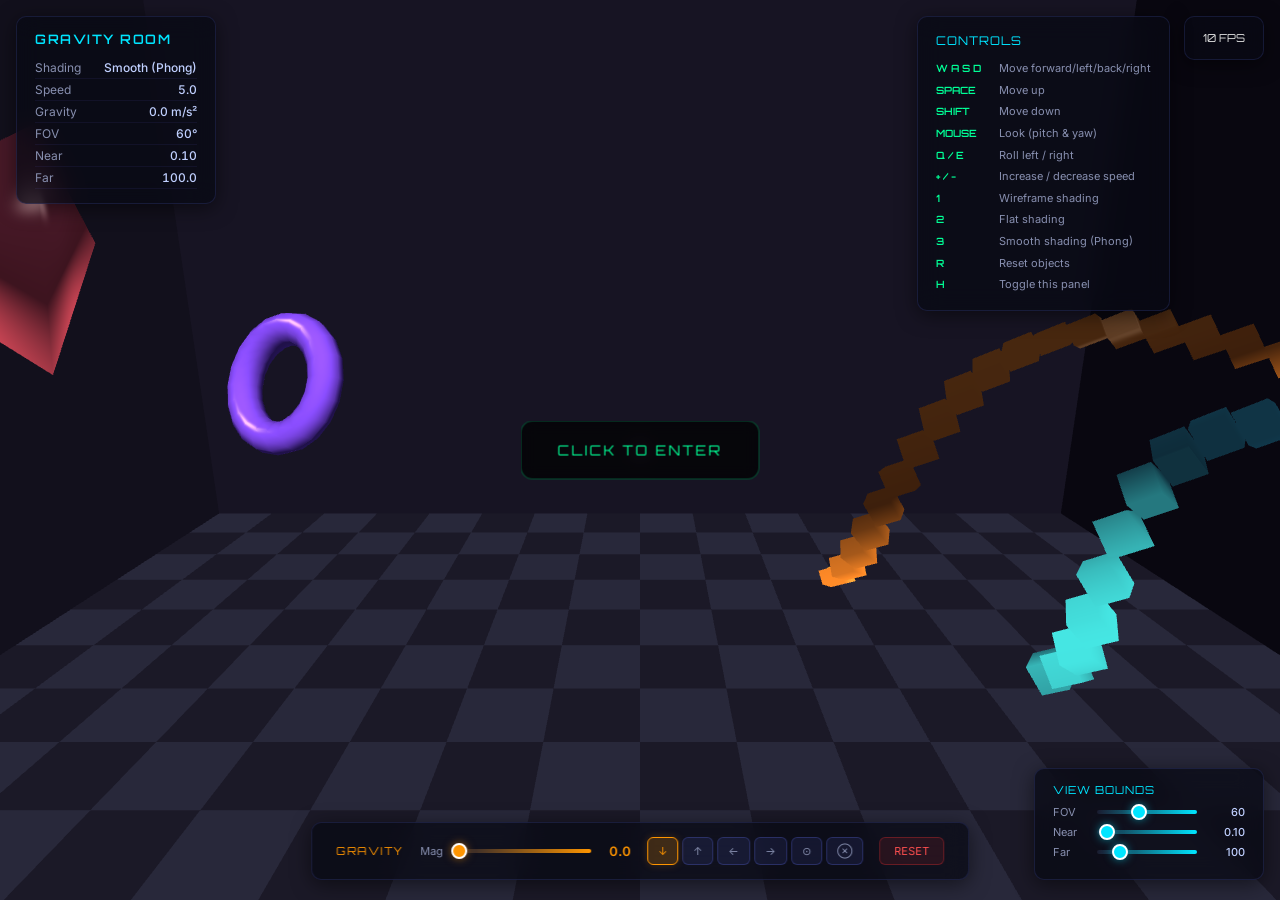
<file: index.html>
<!DOCTYPE html>
<html lang="en">
<head>
    <meta charset="utf-8">
    <meta name="viewport" content="width=device-width, initial-scale=1.0">
    <title>Gravity Distortion Room — CS 440 Virtual Worlds</title>
    <meta name="description" content="Interactive 3D gravity distortion room built with raw WebGL. Control gravity magnitude and direction to see objects float and fall in real-time.">
    <link rel="stylesheet" href="index.css">
</head>
<body>

<!-- WebGL canvas: the entire 3D scene is rendered here. -->
<canvas id="glcanvas"></canvas>

<!-- Center crosshair for first-person aiming. -->
<div id="crosshair"></div>

<!-- Pointer-lock prompt shown before the mouse becomes camera input. -->
<div id="click-prompt">CLICK TO ENTER</div>

<!-- HUD: live renderer, camera, and physics state. -->
<div id="hud-info" class="glass-panel">
    <div class="hud-title">GRAVITY ROOM</div>
    <div class="hud-row"><span class="hud-label">Shading</span><span class="hud-value" id="info-shading">Smooth (Phong)</span></div>
    <div class="hud-row"><span class="hud-label">Speed</span><span class="hud-value" id="info-speed">5.0</span></div>
    <div class="hud-row"><span class="hud-label">Gravity</span><span class="hud-value" id="info-gravity">0.0 m/s²</span></div>
    <div class="hud-row"><span class="hud-label">FOV</span><span class="hud-value" id="info-fov">60°</span></div>
    <div class="hud-row"><span class="hud-label">Near</span><span class="hud-value" id="info-near">0.10</span></div>
    <div class="hud-row"><span class="hud-label">Far</span><span class="hud-value" id="info-far">100.0</span></div>
</div>

<!-- FPS readout so performance changes are visible immediately. -->
<div id="hud-fps" class="glass-panel">
    <span id="info-fps">0</span> FPS
</div>

<!-- Help panel: maps keys to the camera and renderer actions in app.js. -->
<div id="help-panel" class="glass-panel">
    <div class="help-title">CONTROLS</div>
    <div class="help-row"><span class="help-key">W A S D</span><span class="help-desc">Move forward/left/back/right</span></div>
    <div class="help-row"><span class="help-key">SPACE</span><span class="help-desc">Move up</span></div>
    <div class="help-row"><span class="help-key">SHIFT</span><span class="help-desc">Move down</span></div>
    <div class="help-row"><span class="help-key">MOUSE</span><span class="help-desc">Look (pitch &amp; yaw)</span></div>
    <div class="help-row"><span class="help-key">Q / E</span><span class="help-desc">Roll left / right</span></div>
    <div class="help-row"><span class="help-key">+ / −</span><span class="help-desc">Increase / decrease speed</span></div>
    <div class="help-row"><span class="help-key">1</span><span class="help-desc">Wireframe shading</span></div>
    <div class="help-row"><span class="help-key">2</span><span class="help-desc">Flat shading</span></div>
    <div class="help-row"><span class="help-key">3</span><span class="help-desc">Smooth shading (Phong)</span></div>
    <div class="help-row"><span class="help-key">R</span><span class="help-desc">Reset objects</span></div>
    <div class="help-row"><span class="help-key">H</span><span class="help-desc">Toggle this panel</span></div>
</div>

<!-- Gravity controls feed directly into the physics module. -->
<div id="gravity-panel" class="glass-panel">
    <div class="panel-title">GRAVITY</div>
    <div class="gravity-slider-wrap">
        <label>Mag</label>
        <input type="range" id="gravity-slider" min="0" max="20" step="0.5" value="0">
        <span class="grav-val" id="gravity-value">0.0</span>
    </div>
    <div class="dir-buttons">
        <button class="dir-btn active" data-gravity-dir="0,-1,0" title="Down">↓</button>
        <button class="dir-btn" data-gravity-dir="0,1,0" title="Up">↑</button>
        <button class="dir-btn" data-gravity-dir="-1,0,0" title="Left">←</button>
        <button class="dir-btn" data-gravity-dir="1,0,0" title="Right">→</button>
        <button class="dir-btn" data-gravity-dir="0,0,-1" title="Forward">⊙</button>
        <button class="dir-btn" data-gravity-dir="0,0,1" title="Backward">⊗</button>
    </div>
    <button class="reset-btn" id="reset-btn">RESET</button>
</div>

<!-- View controls change the camera projection and clipping planes. -->
<div id="view-panel" class="glass-panel">
    <div class="panel-title">VIEW BOUNDS</div>
    <div class="view-row">
        <span class="view-label">FOV</span>
        <input type="range" id="fov-slider" min="20" max="120" step="1" value="60">
        <span class="view-val" id="fov-val">60</span>
    </div>
    <div class="view-row">
        <span class="view-label">Near</span>
        <input type="range" id="near-slider" min="0.01" max="5" step="0.01" value="0.1">
        <span class="view-val" id="near-val">0.10</span>
    </div>
    <div class="view-row">
        <span class="view-label">Far</span>
        <input type="range" id="far-slider" min="10" max="500" step="5" value="100">
        <span class="view-val" id="far-val">100</span>
    </div>
</div>

<!-- Vertex shader: transforms object-space positions into clip space and forwards normals/colors. -->
<script id="vertex-shader" type="x-shader/x-vertex">
attribute vec3 aPosition;
attribute vec3 aNormal;
attribute vec3 aColor;

uniform mat4 uModelMatrix;
uniform mat4 uViewMatrix;
uniform mat4 uProjectionMatrix;
uniform mat3 uNormalMatrix;

varying vec3 vWorldPosition;
varying vec3 vWorldNormal;
varying vec3 vColor;

void main() {
    vec4 worldPos = uModelMatrix * vec4(aPosition, 1.0);
    vWorldPosition = worldPos.xyz;
    vWorldNormal = normalize(uNormalMatrix * aNormal);
    vColor = aColor;
    gl_Position = uProjectionMatrix * uViewMatrix * worldPos;
}
</script>

<!-- Fragment shader: handles wireframe, flat, and smooth Phong lighting. -->
<script id="fragment-shader" type="x-shader/x-fragment">
precision mediump float;

varying vec3 vWorldPosition;
varying vec3 vWorldNormal;
varying vec3 vColor;

uniform vec3 uLightDirection;
uniform vec3 uLightColor;
uniform vec3 uAmbientColor;
uniform vec3 uCameraPosition;
uniform float uSpecularStrength;
uniform float uShininess;
uniform int uRenderMode;       // 0 = wireframe, 1 = flat, 2 = smooth (phong)
uniform vec3 uSolidColor;

void main() {
    // Wireframe mode bypasses all lighting and draws a solid line color.
    if (uRenderMode == 0) {
        gl_FragColor = vec4(uSolidColor, 1.0);
        return;
    }

    vec3 N = normalize(vWorldNormal);
    vec3 L = normalize(uLightDirection);

    // Ambient term gives every surface a baseline visibility.
    vec3 ambient = uAmbientColor * vColor;

    // Diffuse term uses a Lambert-style light response.
    float NdotL = max(dot(N, L), 0.0);
    vec3 diffuse = NdotL * uLightColor * vColor;

    // Flat mode stops after ambient + diffuse to keep surfaces faceted.
    if (uRenderMode == 1) {
        gl_FragColor = vec4(ambient + diffuse, 1.0);
        return;
    }

    // Smooth mode adds Phong specular highlights and a subtle fill light.
    vec3 V = normalize(uCameraPosition - vWorldPosition);
    vec3 R = reflect(-L, N);
    float spec = pow(max(dot(V, R), 0.0), uShininess);
    vec3 specular = uSpecularStrength * spec * uLightColor;

    // Add a subtle fill light from below for extra depth.
    vec3 fillDir = normalize(vec3(-0.2, -0.5, -0.3));
    float fillDiff = max(dot(N, fillDir), 0.0) * 0.15;
    vec3 fill = fillDiff * vec3(0.3, 0.4, 0.6) * vColor;

    vec3 result = ambient + diffuse + specular + fill;
    gl_FragColor = vec4(result, 1.0);
}
</script>

<!-- Script order matters: shared math first, then utilities, then domain modules, then the app bootstrap. -->
<script src="common.js"></script>
<script src="webgl-utils.js"></script>
<script src="initShaders.js"></script>
<script src="geometry.js"></script>
<script src="ply-loader.js"></script>
<script src="camera.js"></script>
<script src="physics.js"></script>
<script src="renderer.js"></script>
<script src="app.js"></script>

</body>
</html>
</file>
<file: index.css>
/* Global UI styling for the WebGL scene and on-screen HUD panels. */
@import url('https://fonts.googleapis.com/css2?family=Inter:wght@300;400;500;600;700&family=Orbitron:wght@400;600;700&display=swap');

/* Reset default spacing so the canvas and HUD can fill the viewport cleanly. */
* { margin: 0; padding: 0; box-sizing: border-box; }

body {
    /* The scene fills the screen and the browser UI stays hidden. */
    overflow: hidden;
    background: #000;
    font-family: 'Inter', sans-serif;
    color: #e0e0e0;
}

canvas#glcanvas {
    /* The canvas is the full-screen rendering surface. */
    display: block;
    width: 100vw;
    height: 100vh;
    cursor: crosshair;
}

/* Pointer-lock prompt shown before the camera becomes mouse-driven. */
#click-prompt {
    position: fixed;
    top: 50%; left: 50%;
    transform: translate(-50%, -50%);
    background: rgba(0, 0, 0, 0.7);
    backdrop-filter: blur(8px);
    border: 1px solid rgba(0, 255, 150, 0.3);
    border-radius: 12px;
    padding: 20px 36px;
    text-align: center;
    font-family: 'Orbitron', sans-serif;
    font-size: 14px;
    color: #00ff96;
    letter-spacing: 2px;
    pointer-events: none;
    animation: pulse 2s ease-in-out infinite;
    z-index: 100;
    transition: opacity 0.4s ease, visibility 0.4s ease;
    opacity: 1;
    visibility: visible;
}
#click-prompt.hidden {
    opacity: 0;
    visibility: hidden;
    pointer-events: none;
    animation: none;
}

@keyframes pulse {
    0%, 100% { opacity: 0.7; transform: translate(-50%, -50%) scale(1); }
    50% { opacity: 1; transform: translate(-50%, -50%) scale(1.03); }
}

/* Shared glass panel treatment used by all HUD containers. */
.glass-panel {
    background: rgba(8, 10, 20, 0.75);
    backdrop-filter: blur(12px);
    -webkit-backdrop-filter: blur(12px);
    border: 1px solid rgba(100, 120, 255, 0.15);
    border-radius: 10px;
    padding: 14px 18px;
    box-shadow: 0 4px 20px rgba(0, 0, 0, 0.5);
}

/* Top-left info panel: current simulation and camera state. */
#hud-info {
    position: fixed;
    top: 16px; left: 16px;
    min-width: 200px;
    z-index: 10;
    font-size: 12px;
}
#hud-info .hud-title {
    font-family: 'Orbitron', sans-serif;
    font-size: 13px;
    font-weight: 600;
    color: #00e5ff;
    margin-bottom: 10px;
    letter-spacing: 1.5px;
}
#hud-info .hud-row {
    display: flex;
    justify-content: space-between;
    padding: 3px 0;
    border-bottom: 1px solid rgba(100, 120, 255, 0.08);
}
#hud-info .hud-label { color: #8890b0; }
#hud-info .hud-value { color: #c0d0ff; font-weight: 500; font-variant-numeric: tabular-nums; }

/* Top-right FPS panel. */
#hud-fps {
    position: fixed;
    top: 16px; right: 16px;
    z-index: 10;
    font-family: 'Orbitron', sans-serif;
    font-size: 11px;
    min-width: 80px;
    text-align: center;
}

/* Gravity control panel anchored at the bottom center. */
#gravity-panel {
    position: fixed;
    bottom: 20px;
    left: 50%;
    transform: translateX(-50%);
    z-index: 10;
    display: flex;
    align-items: center;
    gap: 16px;
    padding: 14px 24px;
}
#gravity-panel .panel-title {
    font-family: 'Orbitron', sans-serif;
    font-size: 11px;
    color: #ff9500;
    letter-spacing: 1.5px;
    white-space: nowrap;
}

/* Gravity magnitude slider. */
.gravity-slider-wrap {
    display: flex;
    align-items: center;
    gap: 8px;
}
.gravity-slider-wrap label {
    font-size: 11px;
    color: #8890b0;
    white-space: nowrap;
}
.gravity-slider-wrap .grav-val {
    font-size: 13px;
    color: #ff9500;
    font-weight: 600;
    min-width: 32px;
    text-align: right;
}

input[type="range"] {
    -webkit-appearance: none;
    appearance: none;
    width: 140px;
    height: 4px;
    border-radius: 2px;
    background: linear-gradient(90deg, #1a1c30, #ff9500);
    outline: none;
}
input[type="range"]::-webkit-slider-thumb {
    -webkit-appearance: none;
    width: 16px; height: 16px;
    border-radius: 50%;
    background: #ff9500;
    border: 2px solid #fff;
    cursor: pointer;
    box-shadow: 0 0 8px rgba(255, 149, 0, 0.5);
}

/* Direction buttons for the six gravity axes. */
.dir-buttons {
    display: flex;
    gap: 4px;
}
.dir-btn {
    background: rgba(100, 120, 255, 0.1);
    border: 1px solid rgba(100, 120, 255, 0.25);
    color: #8890b0;
    font-family: 'Inter', sans-serif;
    font-size: 11px;
    padding: 6px 10px;
    border-radius: 6px;
    cursor: pointer;
    transition: all 0.2s;
}
.dir-btn:hover {
    background: rgba(100, 120, 255, 0.25);
    color: #c0d0ff;
    border-color: rgba(100, 120, 255, 0.5);
}
.dir-btn.active {
    background: rgba(255, 149, 0, 0.2);
    border-color: #ff9500;
    color: #ff9500;
    box-shadow: 0 0 8px rgba(255, 149, 0, 0.2);
}

/* Reset button for restoring the simulation. */
.reset-btn {
    background: rgba(255, 50, 50, 0.1);
    border: 1px solid rgba(255, 50, 50, 0.3);
    color: #ff5050;
    font-family: 'Inter', sans-serif;
    font-size: 11px;
    padding: 6px 14px;
    border-radius: 6px;
    cursor: pointer;
    transition: all 0.2s;
}
.reset-btn:hover {
    background: rgba(255, 50, 50, 0.25);
    border-color: #ff5050;
    box-shadow: 0 0 8px rgba(255, 50, 50, 0.3);
}

/* Help panel listing the keyboard and mouse controls. */
#help-panel {
    position: fixed;
    top: 16px; right: 110px;
    z-index: 10;
    max-width: 280px;
    font-size: 11px;
    line-height: 1.6;
}
#help-panel .help-title {
    font-family: 'Orbitron', sans-serif;
    font-size: 12px;
    color: #00e5ff;
    margin-bottom: 8px;
    letter-spacing: 1px;
}
#help-panel .help-row {
    display: flex;
    gap: 8px;
    padding: 2px 0;
}
#help-panel .help-key {
    min-width: 55px;
    color: #00ff96;
    font-weight: 600;
    font-family: 'Orbitron', sans-serif;
    font-size: 10px;
}
#help-panel .help-desc { color: #8890b0; }

/* View controls panel anchored at the bottom right. */
#view-panel {
    position: fixed;
    bottom: 20px; right: 16px;
    z-index: 10;
    font-size: 11px;
}
#view-panel .panel-title {
    font-family: 'Orbitron', sans-serif;
    font-size: 11px;
    color: #00e5ff;
    letter-spacing: 1px;
    margin-bottom: 8px;
}
#view-panel .view-row {
    display: flex;
    align-items: center;
    gap: 8px;
    margin-bottom: 6px;
}
#view-panel .view-label {
    min-width: 36px;
    color: #8890b0;
}
#view-panel .view-val {
    min-width: 40px;
    text-align: right;
    color: #c0d0ff;
    font-weight: 500;
}
#view-panel input[type="range"] {
    width: 100px;
    background: linear-gradient(90deg, #1a1c30, #00e5ff);
}
#view-panel input[type="range"]::-webkit-slider-thumb {
    background: #00e5ff;
    box-shadow: 0 0 8px rgba(0, 229, 255, 0.5);
}

/*Crosshair*/
#crosshair {
    position: fixed;
    top: 50%; left: 50%;
    transform: translate(-50%, -50%);
    width: 20px; height: 20px;
    pointer-events: none;
    z-index: 50;
}
#crosshair::before, #crosshair::after {
    content: '';
    position: absolute;
    background: rgba(255, 255, 255, 0.35);
}
#crosshair::before {
    width: 2px; height: 20px;
    top: 0; left: 50%;
    transform: translateX(-50%);
}
#crosshair::after {
    width: 20px; height: 2px;
    left: 0; top: 50%;
    transform: translateY(-50%);
}
</file>
